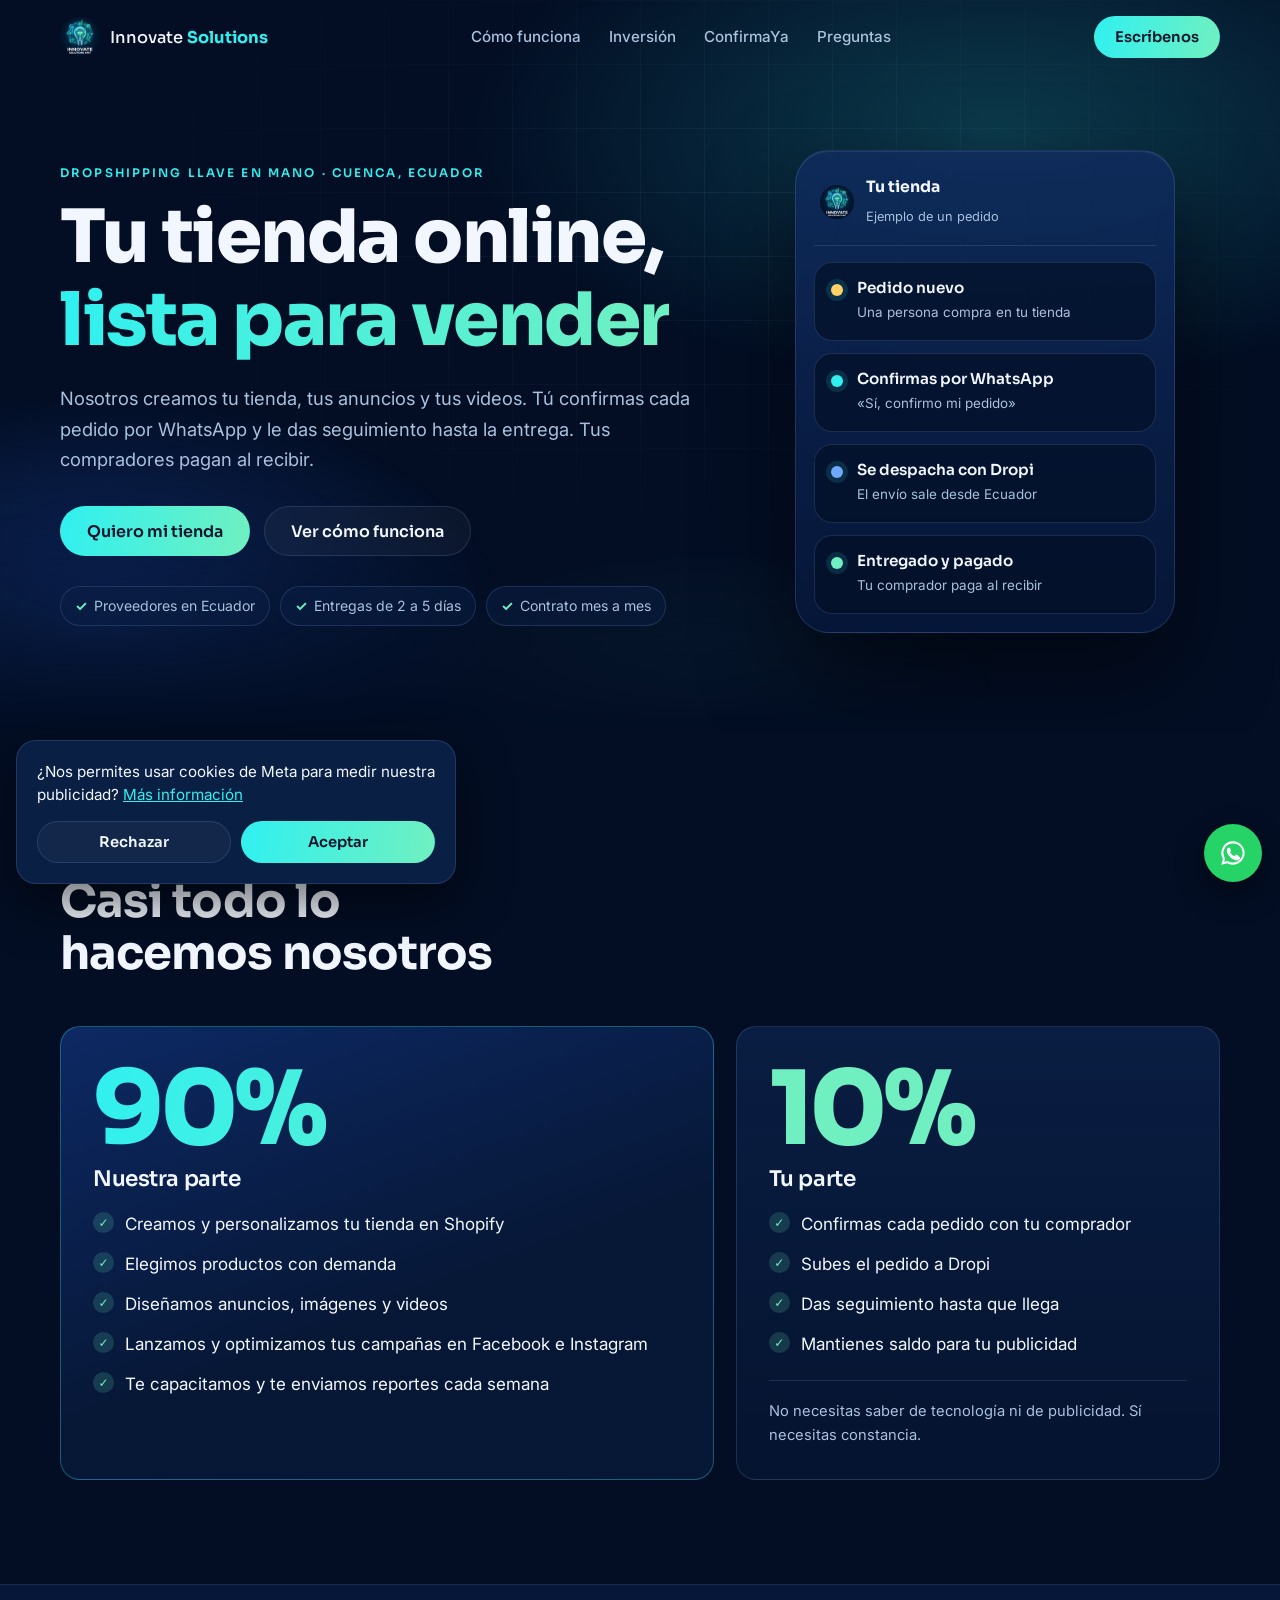
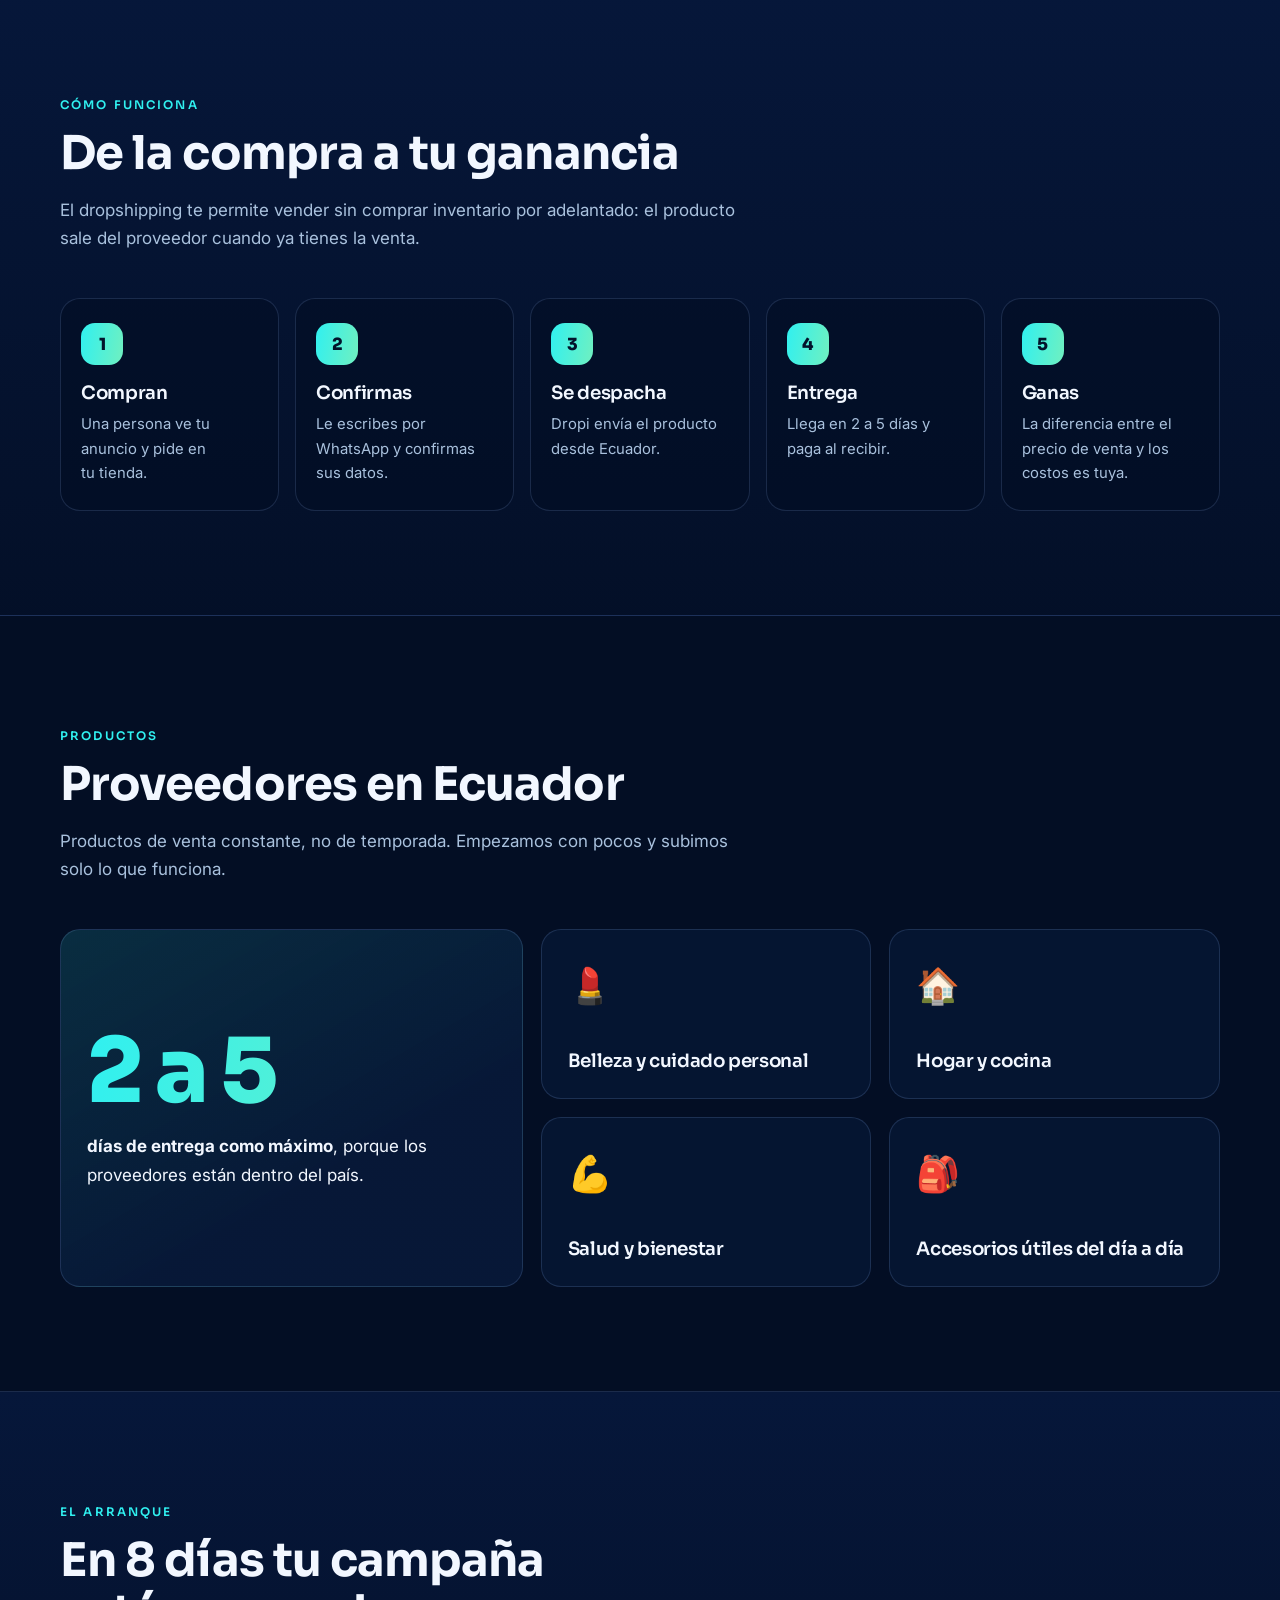
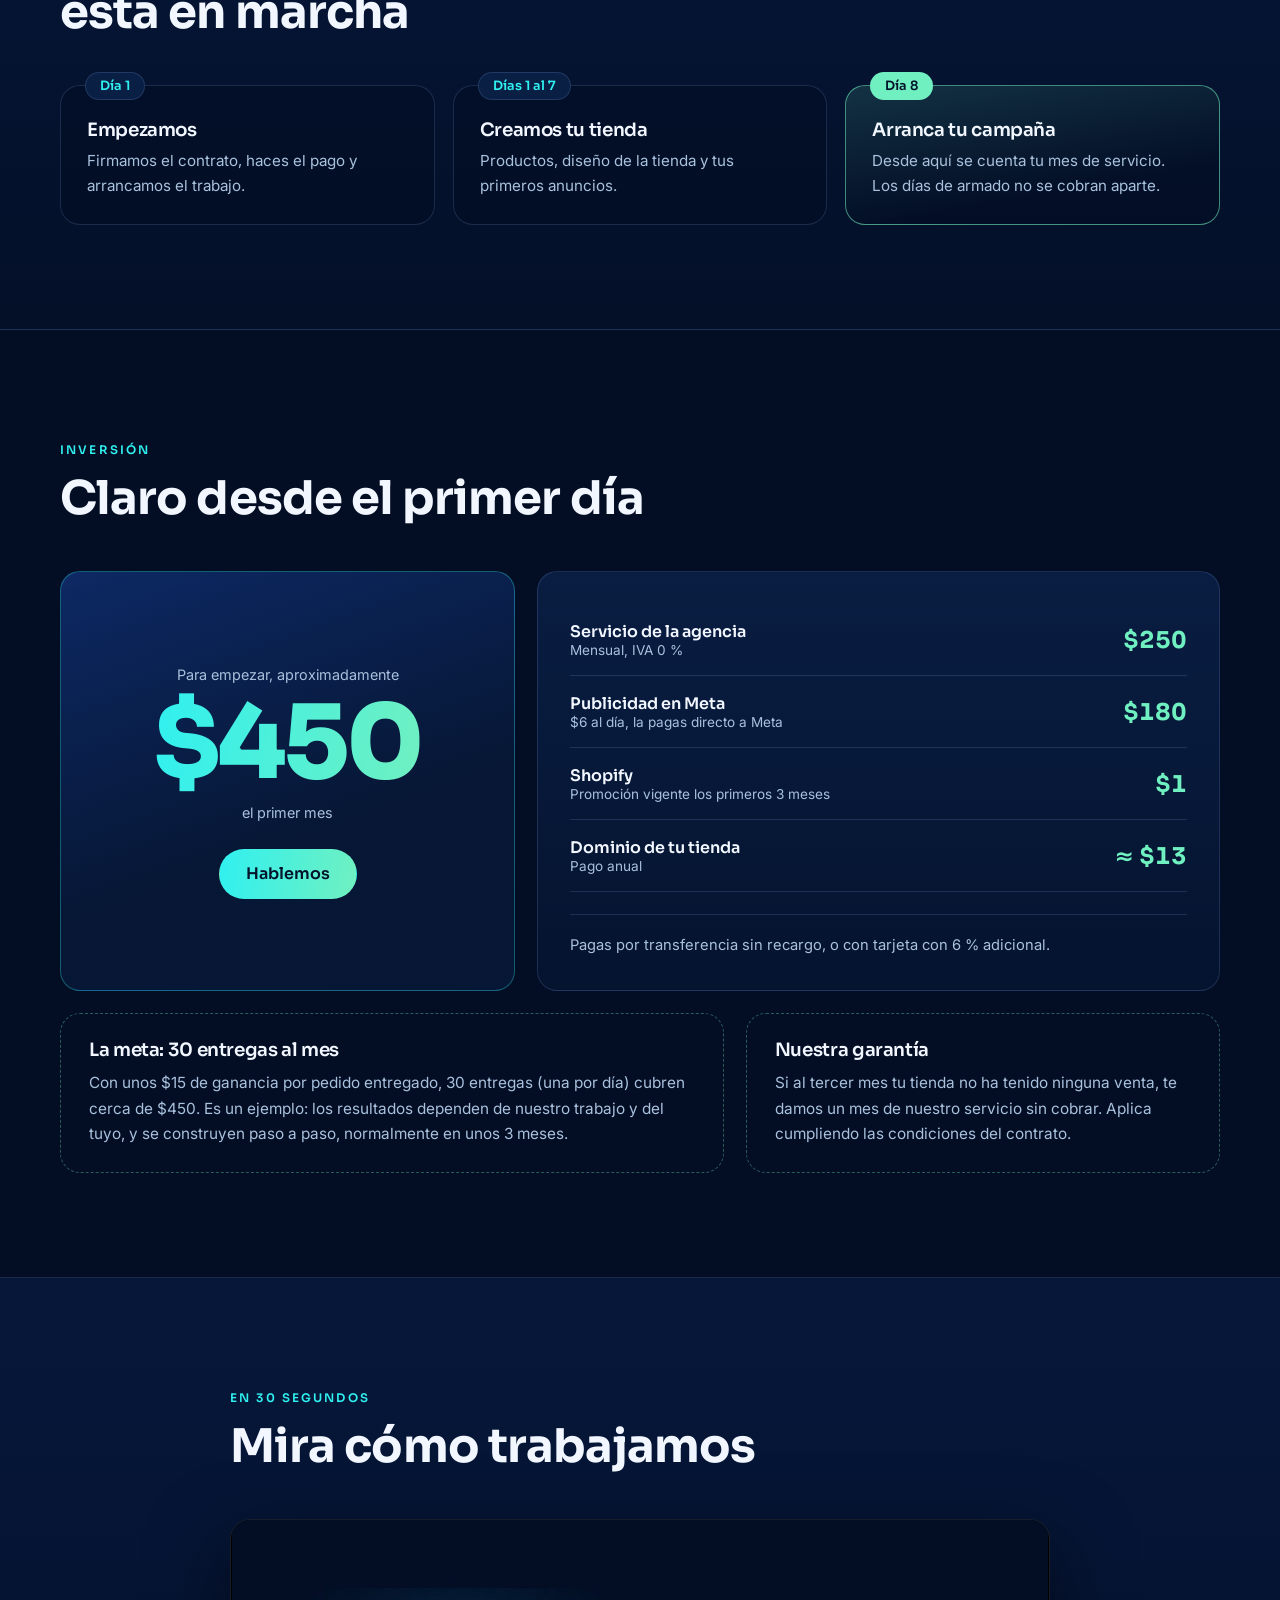
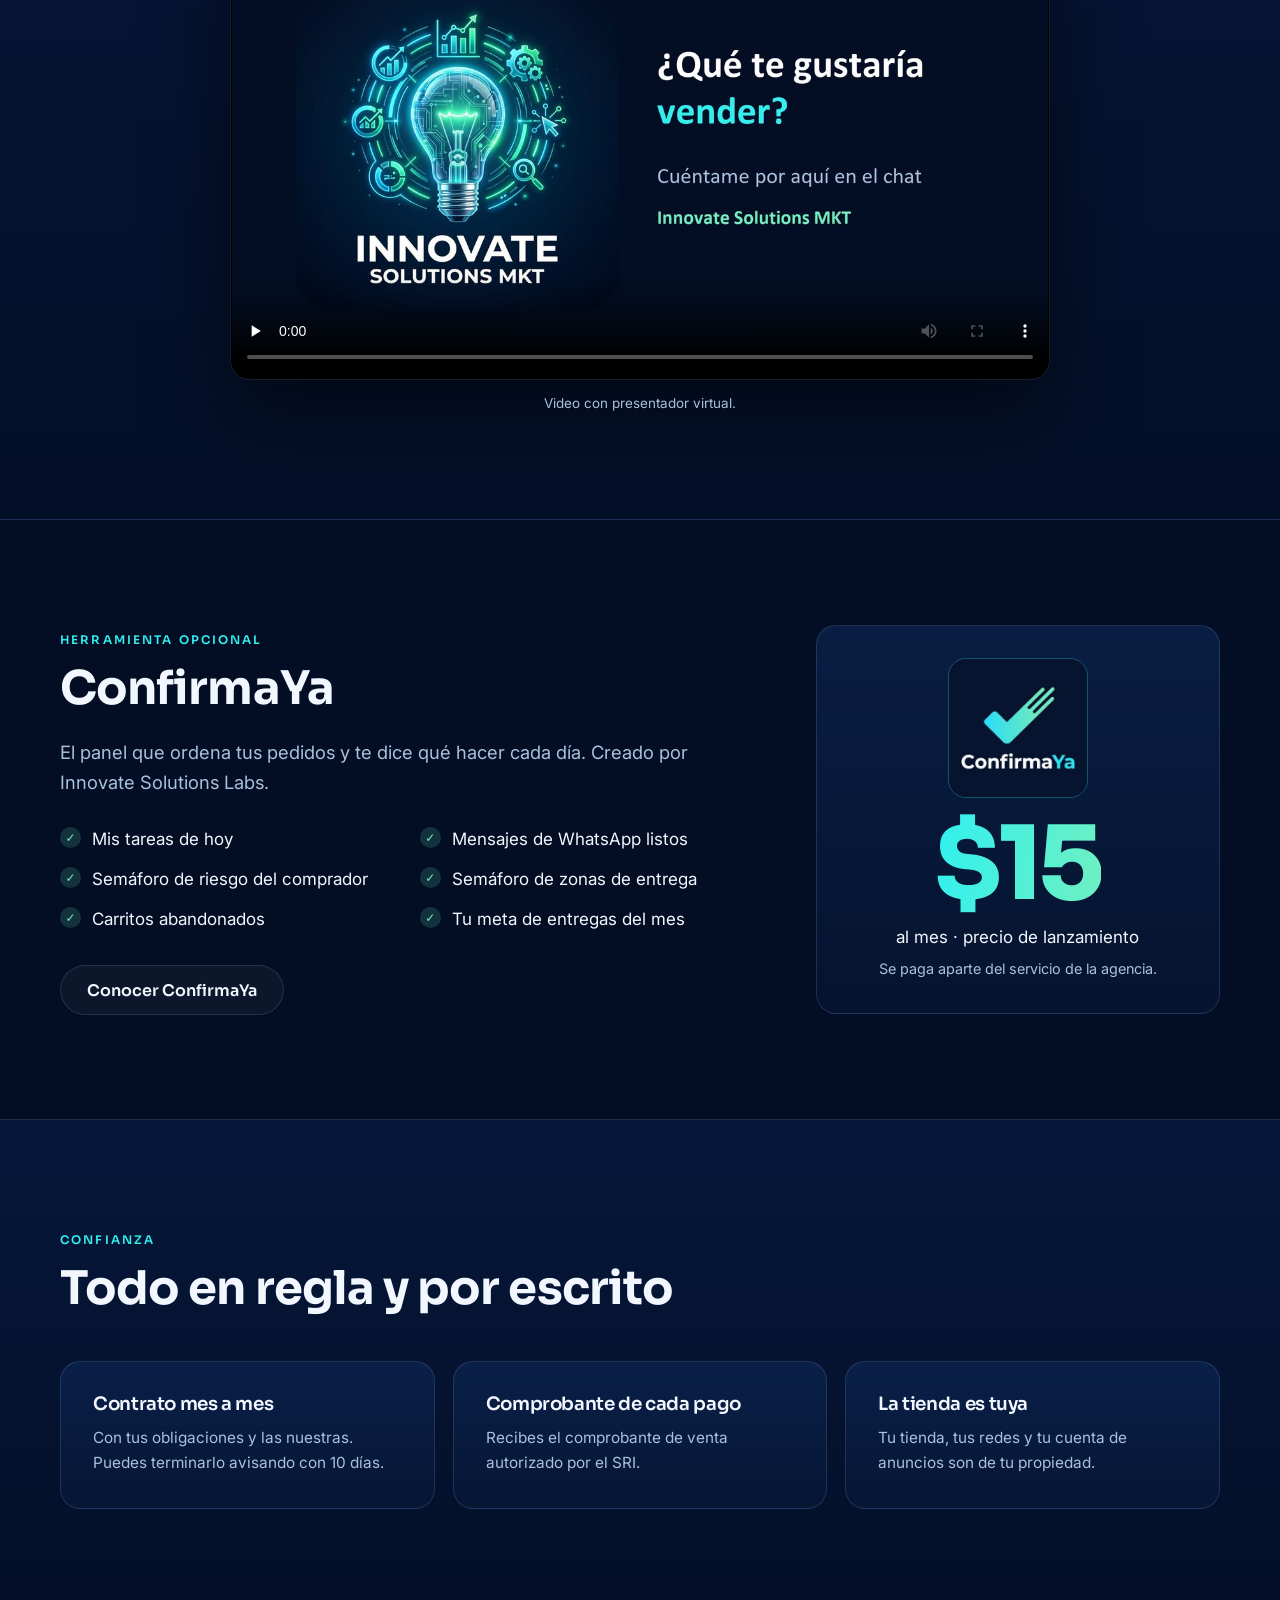
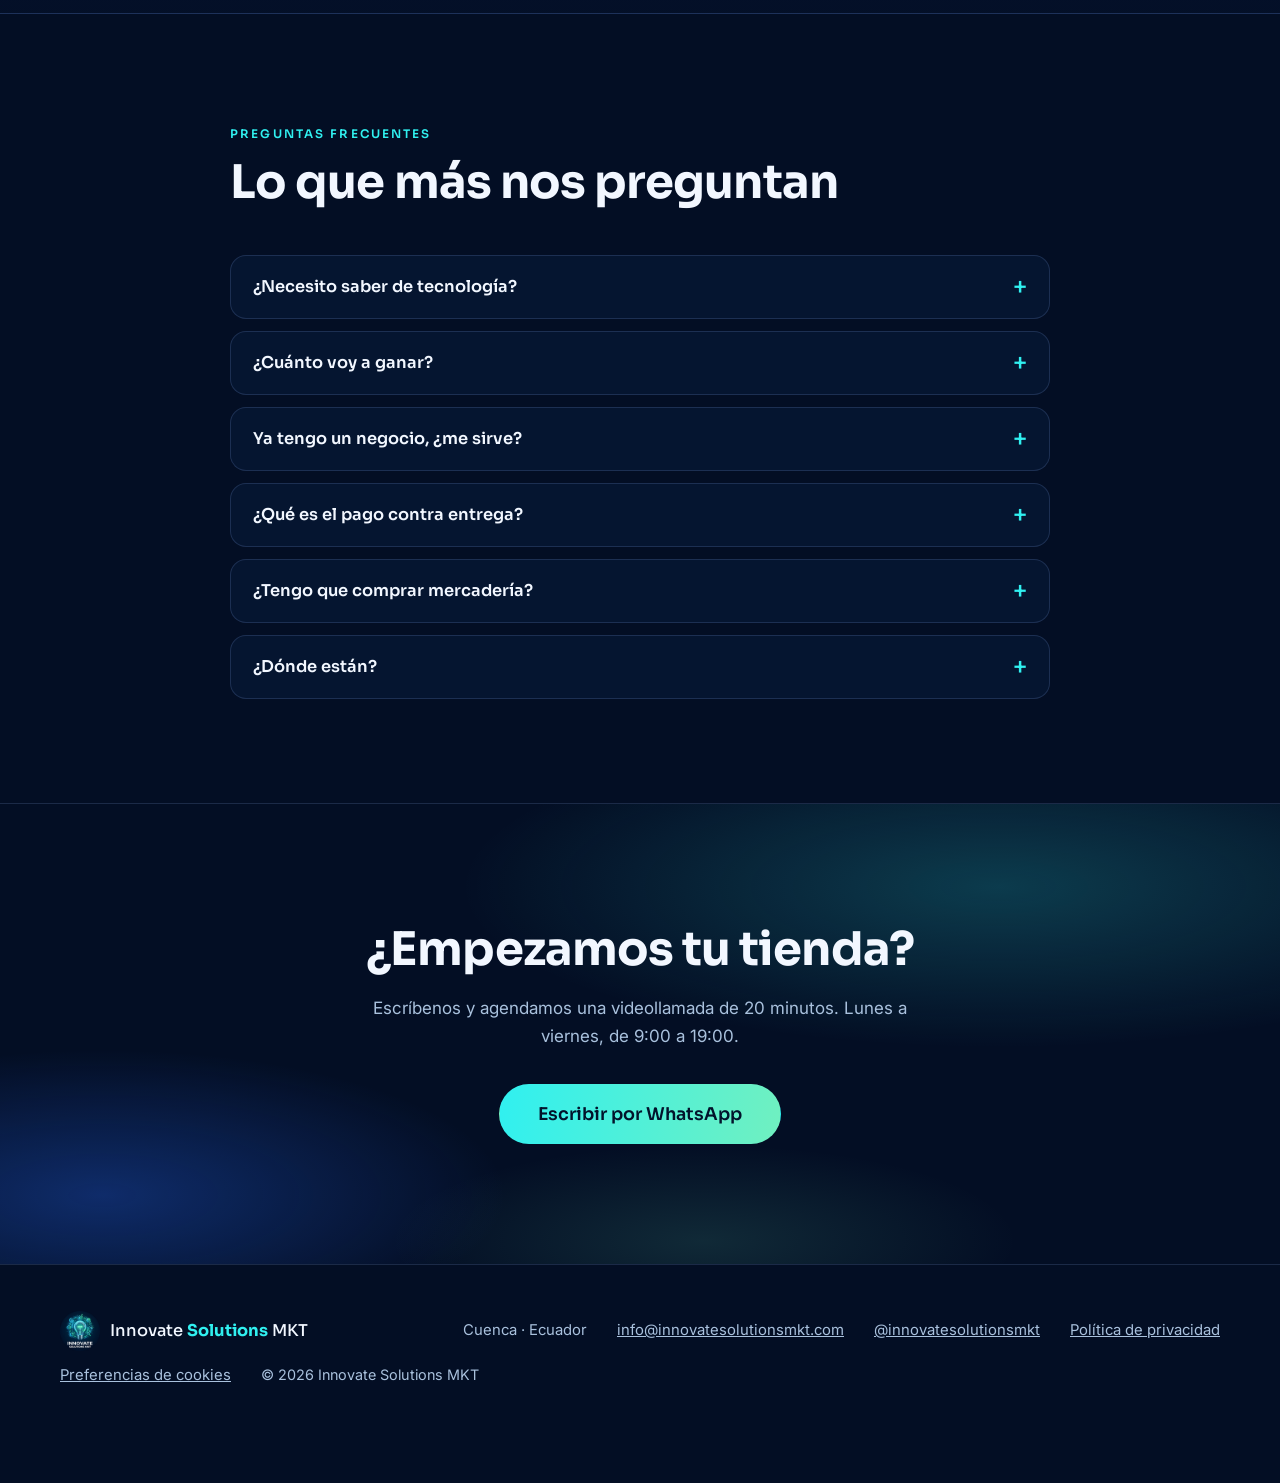
<file: index.html>
<!doctype html>
<html lang="es-EC">
<head>
<meta charset="utf-8">
<meta name="viewport" content="width=device-width, initial-scale=1">
<title>Innovate Solutions MKT · Tu tienda online de dropshipping en Ecuador</title>
<meta name="description" content="Creamos tu tienda online de dropshipping en Ecuador: tienda, anuncios y videos. Tú confirmas los pedidos y los entregas con Dropi. Pago contra entrega.">
<link rel="canonical" href="https://innovatesolutionsmkt.com/">
<meta property="og:type" content="website">
<meta property="og:title" content="Tu tienda online, lista para vender">
<meta property="og:description" content="Dropshipping llave en mano en Ecuador. Nosotros hacemos la tienda y la publicidad; tú confirmas y entregas.">
<meta property="og:image" content="https://innovatesolutionsmkt.com/assets/compartir.jpg">
<meta property="og:url" content="https://innovatesolutionsmkt.com/">
<meta property="og:locale" content="es_EC">
<meta name="theme-color" content="#030E24">
<link rel="icon" href="assets/logo-96.png">
<link rel="apple-touch-icon" href="assets/icon-180.png">
<link rel="preconnect" href="https://fonts.googleapis.com">
<link rel="preconnect" href="https://fonts.gstatic.com" crossorigin>
<link href="https://fonts.googleapis.com/css2?family=Inter:wght@400;500;600&family=Sora:wght@500;600;700;800&display=swap" rel="stylesheet">
<link rel="stylesheet" href="estilos.css?v=2">
</head>
<body>
<a class="skip" href="#contenido">Saltar al contenido</a>

<header class="top" id="top">
  <div class="wrap top-in">
    <a class="brand" href="#inicio"><img src="assets/logo-96.png" alt="" width="40" height="40"><span>Innovate <b>Solutions</b></span></a>
    <nav aria-label="Principal">
      <a href="#como">Cómo funciona</a>
      <a href="#inversion">Inversión</a>
      <a href="#confirmaya">ConfirmaYa</a>
      <a href="#preguntas">Preguntas</a>
    </nav>
    <a class="btn btn-small" data-wa target="_blank" rel="noopener" href="#">Escríbenos</a>
  </div>
</header>

<main id="contenido">

<section class="hero" id="inicio">
  <div class="aurora" aria-hidden="true"></div>
  <div class="wrap hero-in">
    <div class="hero-copy enter">
      <p class="eyebrow">Dropshipping llave en mano · Cuenca, Ecuador</p>
      <h1>Tu tienda online,<br><span class="grad">lista para vender</span></h1>
      <p class="lead">Nosotros creamos tu tienda, tus anuncios y tus videos. Tú confirmas cada pedido por WhatsApp y le das seguimiento hasta la entrega. Tus compradores pagan al recibir.</p>
      <div class="cta">
        <a class="btn" data-wa target="_blank" rel="noopener" href="#">Quiero mi tienda</a>
        <a class="btn btn-ghost" href="#como">Ver cómo funciona</a>
      </div>
      <ul class="chips">
        <li>Proveedores en Ecuador</li>
        <li>Entregas de 2 a 5 días</li>
        <li>Contrato mes a mes</li>
      </ul>
    </div>

    <div class="phone" aria-label="Ejemplo de cómo avanza un pedido">
      <div class="phone-top"><img src="assets/logo-96.png" alt="" width="34" height="34"><div><strong>Tu tienda</strong><span>Ejemplo de un pedido</span></div></div>
      <ol class="flow">
        <li style="--d:150ms"><i class="dot c1"></i><div><strong>Pedido nuevo</strong><span>Una persona compra en tu tienda</span></div></li>
        <li style="--d:230ms"><i class="dot c2"></i><div><strong>Confirmas por WhatsApp</strong><span>«Sí, confirmo mi pedido»</span></div></li>
        <li style="--d:290ms"><i class="dot c3"></i><div><strong>Se despacha con Dropi</strong><span>El envío sale desde Ecuador</span></div></li>
        <li style="--d:370ms"><i class="dot c4"></i><div><strong>Entregado y pagado</strong><span>Tu comprador paga al recibir</span></div></li>
      </ol>
    </div>
  </div>
</section>

<section class="sec" id="modelo">
  <div class="wrap">
    <header class="head" data-reveal><p class="eyebrow">El modelo 90 / 10</p><h2>Casi todo lo hacemos nosotros</h2></header>
    <div class="split">
      <article class="panel panel-main" data-reveal>
        <p class="num grad">90%</p><h3>Nuestra parte</h3>
        <ul class="ticks">
          <li>Creamos y personalizamos tu tienda en Shopify</li>
          <li>Elegimos productos con demanda</li>
          <li>Diseñamos anuncios, imágenes y videos</li>
          <li>Lanzamos y optimizamos tus campañas en Facebook e Instagram</li>
          <li>Te capacitamos y te enviamos reportes cada semana</li>
        </ul>
      </article>
      <article class="panel" data-reveal style="--d:70ms">
        <p class="num mint">10%</p><h3>Tu parte</h3>
        <ul class="ticks">
          <li>Confirmas cada pedido con tu comprador</li>
          <li>Subes el pedido a Dropi</li>
          <li>Das seguimiento hasta que llega</li>
          <li>Mantienes saldo para tu publicidad</li>
        </ul>
        <p class="note">No necesitas saber de tecnología ni de publicidad. Sí necesitas constancia.</p>
      </article>
    </div>
  </div>
</section>

<section class="sec sec-alt" id="como">
  <div class="wrap">
    <header class="head" data-reveal><p class="eyebrow">Cómo funciona</p><h2>De la compra a tu ganancia</h2><p>El dropshipping te permite vender sin comprar inventario por adelantado: el producto sale del proveedor cuando ya tienes la venta.</p></header>
    <ol class="steps">
      <li data-reveal><b>1</b><h3>Compran</h3><p>Una persona ve tu anuncio y pide en tu tienda.</p></li>
      <li data-reveal style="--d:50ms"><b>2</b><h3>Confirmas</h3><p>Le escribes por WhatsApp y confirmas sus datos.</p></li>
      <li data-reveal style="--d:90ms"><b>3</b><h3>Se despacha</h3><p>Dropi envía el producto desde Ecuador.</p></li>
      <li data-reveal style="--d:150ms"><b>4</b><h3>Entrega</h3><p>Llega en 2 a 5 días y paga al recibir.</p></li>
      <li data-reveal style="--d:190ms"><b>5</b><h3>Ganas</h3><p>La diferencia entre el precio de venta y los costos es tuya.</p></li>
    </ol>
  </div>
</section>

<section class="sec" id="productos">
  <div class="wrap">
    <header class="head" data-reveal><p class="eyebrow">Productos</p><h2>Proveedores en Ecuador</h2><p>Productos de venta constante, no de temporada. Empezamos con pocos y subimos solo lo que funciona.</p></header>
    <div class="bento">
      <article class="tile tile-big" data-reveal><p class="huge grad">2 a 5</p><p><strong>días de entrega como máximo</strong>, porque los proveedores están dentro del país.</p></article>
      <article class="tile" data-reveal style="--d:40ms"><span aria-hidden="true">💄</span><h3>Belleza y cuidado personal</h3></article>
      <article class="tile" data-reveal style="--d:90ms"><span aria-hidden="true">🏠</span><h3>Hogar y cocina</h3></article>
      <article class="tile" data-reveal style="--d:120ms"><span aria-hidden="true">💪</span><h3>Salud y bienestar</h3></article>
      <article class="tile" data-reveal style="--d:170ms"><span aria-hidden="true">🎒</span><h3>Accesorios útiles del día a día</h3></article>
    </div>
  </div>
</section>

<section class="sec sec-alt" id="arranque">
  <div class="wrap">
    <header class="head" data-reveal><p class="eyebrow">El arranque</p><h2>En 8 días tu campaña está en marcha</h2></header>
    <ol class="timeline">
      <li data-reveal><span class="when">Día 1</span><h3>Empezamos</h3><p>Firmamos el contrato, haces el pago y arrancamos el trabajo.</p></li>
      <li data-reveal style="--d:60ms"><span class="when">Días 1 al 7</span><h3>Creamos tu tienda</h3><p>Productos, diseño de la tienda y tus primeros anuncios.</p></li>
      <li data-reveal style="--d:130ms" class="is-go"><span class="when">Día 8</span><h3>Arranca tu campaña</h3><p>Desde aquí se cuenta tu mes de servicio. Los días de armado no se cobran aparte.</p></li>
    </ol>
  </div>
</section>

<section class="sec" id="inversion">
  <div class="wrap">
    <header class="head" data-reveal><p class="eyebrow">Inversión</p><h2>Claro desde el primer día</h2></header>
    <div class="money">
      <div class="panel panel-main total" data-reveal>
        <p class="small">Para empezar, aproximadamente</p>
        <p class="num grad">$450</p>
        <p class="small">el primer mes</p>
        <a class="btn" data-wa target="_blank" rel="noopener" href="#">Hablemos</a>
      </div>
      <div class="panel" data-reveal style="--d:70ms">
        <table>
          <caption class="sr">Desglose de la inversión del primer mes</caption>
          <tbody>
            <tr><th scope="row">Servicio de la agencia<span>Mensual, IVA 0 %</span></th><td>$250</td></tr>
            <tr><th scope="row">Publicidad en Meta<span>$6 al día, la pagas directo a Meta</span></th><td>$180</td></tr>
            <tr><th scope="row">Shopify<span>Promoción vigente los primeros 3 meses</span></th><td>$1</td></tr>
            <tr><th scope="row">Dominio de tu tienda<span>Pago anual</span></th><td>≈ $13</td></tr>
          </tbody>
        </table>
        <p class="note">Pagas por transferencia sin recargo, o con tarjeta con 6 % adicional.</p>
      </div>
    </div>
    <div class="goal" data-reveal>
      <div><h3>La meta: 30 entregas al mes</h3><p>Con unos $15 de ganancia por pedido entregado, 30 entregas (una por día) cubren cerca de $450. Es un ejemplo: los resultados dependen de nuestro trabajo y del tuyo, y se construyen paso a paso, normalmente en unos 3 meses.</p></div>
      <div><h3>Nuestra garantía</h3><p>Si al tercer mes tu tienda no ha tenido ninguna venta, te damos un mes de nuestro servicio sin cobrar. Aplica cumpliendo las condiciones del contrato.</p></div>
    </div>
  </div>
</section>

<section class="sec sec-alt" id="video">
  <div class="wrap narrow">
    <header class="head" data-reveal><p class="eyebrow">En 30 segundos</p><h2>Mira cómo trabajamos</h2></header>
    <figure class="video" data-reveal>
      <video controls preload="none" playsinline poster="assets/video-poster.jpg"><source src="assets/video.mp4" type="video/mp4">Tu navegador no puede reproducir el video.</video>
      <figcaption>Video con presentador virtual.</figcaption>
    </figure>
  </div>
</section>

<section class="sec" id="confirmaya">
  <div class="wrap cy">
    <div data-reveal>
      <p class="eyebrow">Herramienta opcional</p>
      <h2>ConfirmaYa</h2>
      <p class="lead">El panel que ordena tus pedidos y te dice qué hacer cada día. Creado por Innovate Solutions Labs.</p>
      <ul class="ticks two">
        <li>Mis tareas de hoy</li>
        <li>Mensajes de WhatsApp listos</li>
        <li>Semáforo de riesgo del comprador</li>
        <li>Semáforo de zonas de entrega</li>
        <li>Carritos abandonados</li>
        <li>Tu meta de entregas del mes</li>
      </ul>
      <a class="btn btn-ghost" id="cy-link" href="https://confirmaya.innovatesolutionsmkt.com/">Conocer ConfirmaYa</a>
    </div>
    <div class="price panel" data-reveal style="--d:80ms">
      <img src="assets/confirmaya.webp" alt="Logo de ConfirmaYa" width="140" height="140" loading="lazy">
      <p class="num grad">$15</p><p>al mes · precio de lanzamiento</p><p class="small">Se paga aparte del servicio de la agencia.</p>
    </div>
  </div>
</section>

<section class="sec sec-alt" id="confianza">
  <div class="wrap">
    <header class="head" data-reveal><p class="eyebrow">Confianza</p><h2>Todo en regla y por escrito</h2></header>
    <div class="trio">
      <article class="panel" data-reveal><h3>Contrato mes a mes</h3><p>Con tus obligaciones y las nuestras. Puedes terminarlo avisando con 10 días.</p></article>
      <article class="panel" data-reveal style="--d:50ms"><h3>Comprobante de cada pago</h3><p>Recibes el comprobante de venta autorizado por el SRI.</p></article>
      <article class="panel" data-reveal style="--d:110ms"><h3>La tienda es tuya</h3><p>Tu tienda, tus redes y tu cuenta de anuncios son de tu propiedad.</p></article>
    </div>
  </div>
</section>

<section class="sec" id="preguntas">
  <div class="wrap narrow">
    <header class="head" data-reveal><p class="eyebrow">Preguntas frecuentes</p><h2>Lo que más nos preguntan</h2></header>
    <div class="faq" data-reveal>
      <details><summary>¿Necesito saber de tecnología?</summary><p>No. La agencia crea la tienda, los anuncios y los videos. Tu parte es atender los pedidos.</p></details>
      <details><summary>¿Cuánto voy a ganar?</summary><p>No se puede fijar una cifra de antemano. Es un negocio real que se construye paso a paso: depende de los productos, de la publicidad y de que ambas partes cumplan con su trabajo.</p></details>
      <details><summary>Ya tengo un negocio, ¿me sirve?</summary><p>Este es un negocio nuevo y aparte, para generar ingresos adicionales. Si además quieres vender tus propios productos por internet, también podemos ayudarte e incluso combinarlos.</p></details>
      <details><summary>¿Qué es el pago contra entrega?</summary><p>El comprador paga cuando recibe el producto. Por eso puede haber devoluciones, y confirmar cada pedido ayuda a reducirlas.</p></details>
      <details><summary>¿Tengo que comprar mercadería?</summary><p>No necesitas comprar inventario por adelantado. Los proveedores despachan cada pedido.</p></details>
      <details><summary>¿Dónde están?</summary><p>En Cuenca, Ecuador. Atendemos en línea, por videollamada y WhatsApp.</p></details>
    </div>
  </div>
</section>

<section class="final">
  <div class="aurora" aria-hidden="true"></div>
  <div class="wrap" data-reveal>
    <h2>¿Empezamos tu tienda?</h2>
    <p>Escríbenos y agendamos una videollamada de 20 minutos. Lunes a viernes, de 9:00 a 19:00.</p>
    <a class="btn btn-big" data-wa target="_blank" rel="noopener" href="#">Escribir por WhatsApp</a>
  </div>
</section>
</main>

<footer class="foot">
  <div class="wrap foot-in">
    <div class="brand"><img src="assets/logo-96.png" alt="" width="40" height="40" loading="lazy"><span>Innovate <b>Solutions</b> MKT</span></div>
    <p>Cuenca · Ecuador</p>
    <p><a href="mailto:info@innovatesolutionsmkt.com">info@innovatesolutionsmkt.com</a></p>
    <p><a href="https://www.instagram.com/innovatesolutionsmkt" target="_blank" rel="noopener">@innovatesolutionsmkt</a></p>
    <p><a href="privacidad.html">Política de privacidad</a></p>
    <p><button type="button" class="linklike" data-cookies>Preferencias de cookies</button></p>
    <p class="small">© <span id="anio">2026</span> Innovate Solutions MKT</p>
  </div>
</footer>

<a class="float" data-wa target="_blank" rel="noopener" href="#" aria-label="Escribir por WhatsApp">
  <svg viewBox="0 0 24 24" width="28" height="28" aria-hidden="true"><path fill="currentColor" d="M12 2a10 10 0 0 0-8.6 15.1L2 22l5-1.3A10 10 0 1 0 12 2Zm0 18.2c-1.5 0-3-.4-4.2-1.2l-.3-.2-3 .8.8-2.9-.2-.3A8.2 8.2 0 1 1 12 20.2Zm4.5-6.1c-.2-.1-1.5-.7-1.7-.8-.2-.1-.4-.1-.6.1l-.8 1c-.1.2-.3.2-.5.1a6.7 6.7 0 0 1-3.3-2.9c-.3-.4.2-.4.7-1.3.1-.2 0-.3 0-.5l-.8-1.9c-.2-.5-.4-.4-.6-.4h-.5c-.2 0-.5.1-.7.3-.3.3-1 1-1 2.4s1 2.8 1.1 3c.2.2 2 3.1 4.9 4.3 1.8.8 2.5.8 3.4.7.5-.1 1.5-.6 1.8-1.2.2-.6.2-1.1.1-1.2-.1-.1-.3-.2-.5-.3Z"/></svg>
</a>

<script src="sitio.js"></script>
<script src="medicion.js?v=1"></script>
</body>
</html>
</file>
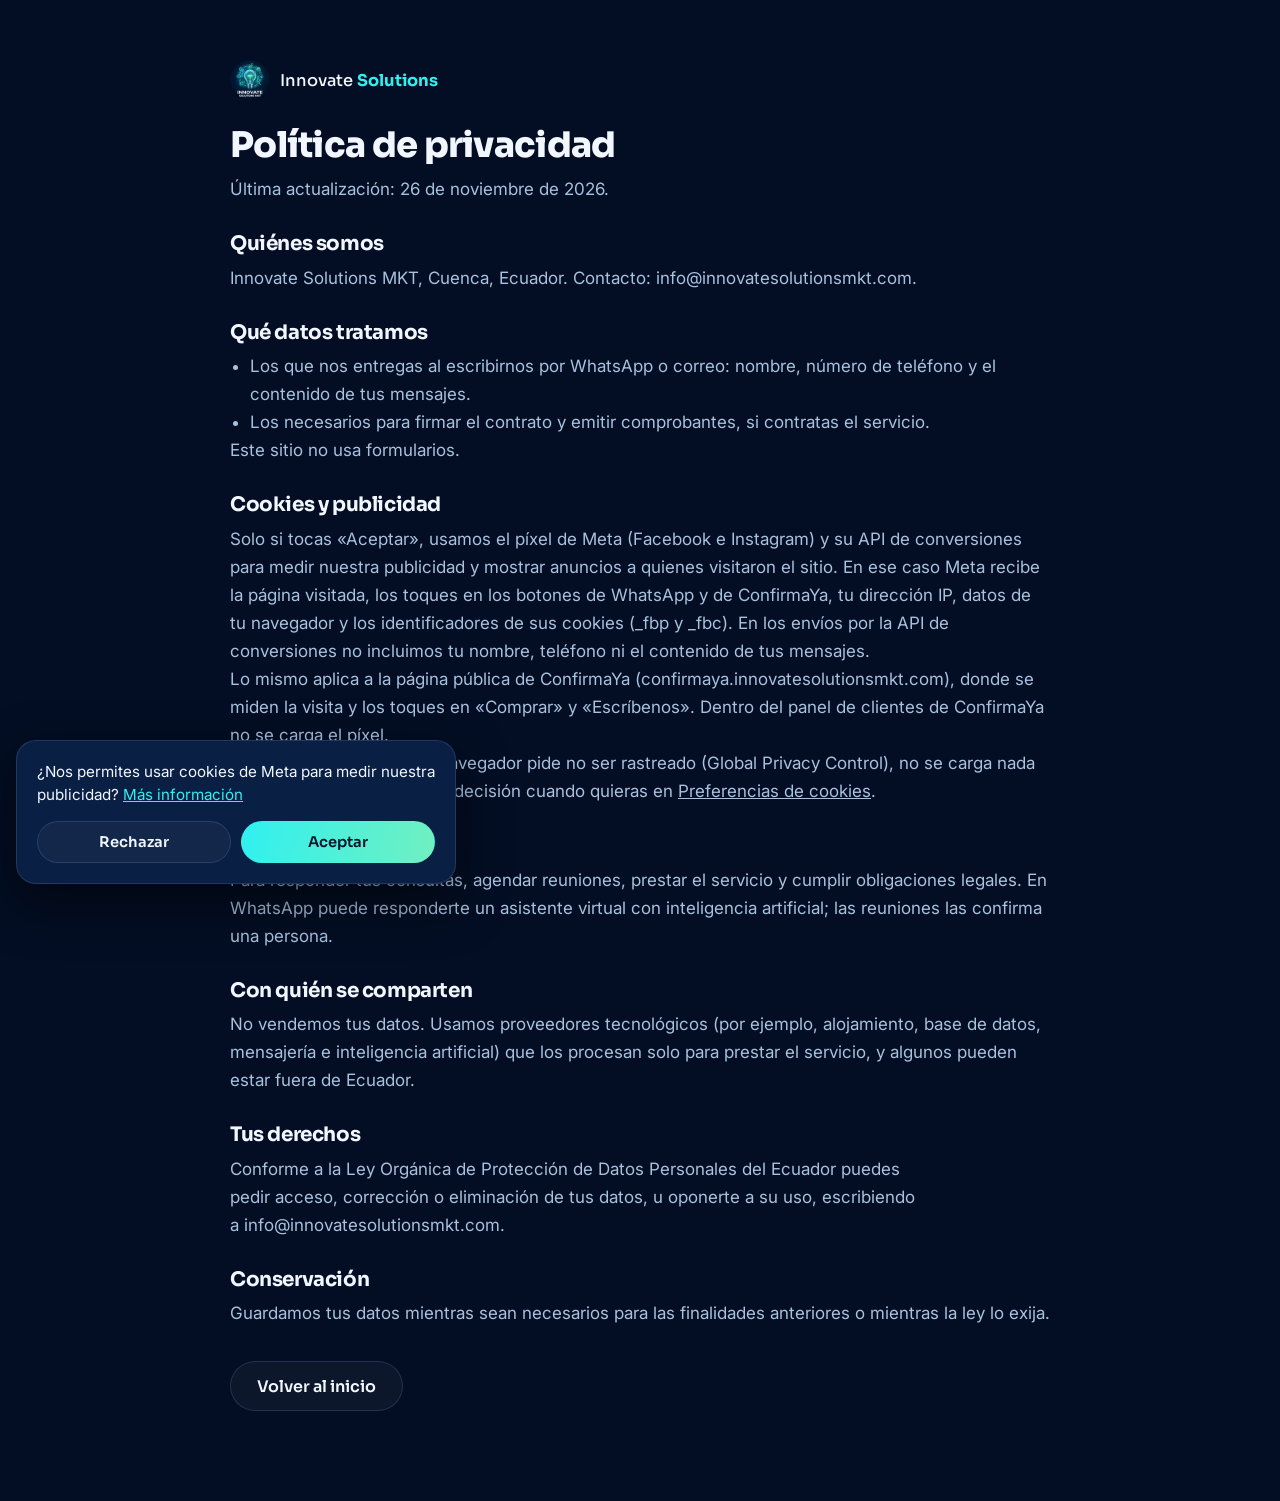
<file: privacidad.html>
<!doctype html>
<html lang="es-EC">
<head>
<meta charset="utf-8">
<meta name="viewport" content="width=device-width, initial-scale=1">
<title>Política de privacidad · Innovate Solutions MKT</title>
<meta name="theme-color" content="#030E24">
<link rel="icon" href="assets/logo-96.png">
<link href="https://fonts.googleapis.com/css2?family=Inter:wght@400;500;600&family=Sora:wght@600;700&display=swap" rel="stylesheet">
<link rel="stylesheet" href="estilos.css?v=2">
<style>.legal{padding:60px 0 90px}.legal h1{font-size:2.2rem;margin:26px 0 10px}.legal h2{font-size:1.25rem;margin:30px 0 8px}.legal p,.legal li{color:var(--soft)}.legal ul{padding-left:20px}</style>
</head>
<body>
<main class="wrap narrow legal">
  <a class="brand" href="./"><img src="assets/logo-96.png" alt="" width="40" height="40"><span>Innovate <b>Solutions</b></span></a>
  <h1>Política de privacidad</h1>
  <p>Última actualización: 26 de noviembre de 2026.</p>
  <h2>Quiénes somos</h2>
  <p>Innovate Solutions MKT, Cuenca, Ecuador. Contacto: info@innovatesolutionsmkt.com.</p>
  <h2>Qué datos tratamos</h2>
  <ul><li>Los que nos entregas al escribirnos por WhatsApp o correo: nombre, número de teléfono y el contenido de tus mensajes.</li><li>Los necesarios para firmar el contrato y emitir comprobantes, si contratas el servicio.</li></ul>
  <p>Este sitio no usa formularios.</p>
  <h2>Cookies y publicidad</h2>
  <p>Solo si tocas «Aceptar», usamos el píxel de Meta (Facebook e Instagram) y su API de conversiones para medir nuestra publicidad y mostrar anuncios a quienes visitaron el sitio. En ese caso Meta recibe la página visitada, los toques en los botones de WhatsApp y de ConfirmaYa, tu dirección IP, datos de tu navegador y los identificadores de sus cookies (_fbp y _fbc). En los envíos por la API de conversiones no incluimos tu nombre, teléfono ni el contenido de tus mensajes.</p>
  <p>Lo mismo aplica a la página pública de ConfirmaYa (confirmaya.innovatesolutionsmkt.com), donde se miden la visita y los toques en «Comprar» y «Escríbenos». Dentro del panel de clientes de ConfirmaYa no se carga el píxel.</p>
  <p>Si tocas «Rechazar», o tu navegador pide no ser rastreado (Global Privacy Control), no se carga nada de esto. Puedes cambiar tu decisión cuando quieras en <button type="button" class="linklike" data-cookies>Preferencias de cookies</button>.</p>
  <h2>Para qué los usamos</h2>
  <p>Para responder tus consultas, agendar reuniones, prestar el servicio y cumplir obligaciones legales. En WhatsApp puede responderte un asistente virtual con inteligencia artificial; las reuniones las confirma una persona.</p>
  <h2>Con quién se comparten</h2>
  <p>No vendemos tus datos. Usamos proveedores tecnológicos (por ejemplo, alojamiento, base de datos, mensajería e inteligencia artificial) que los procesan solo para prestar el servicio, y algunos pueden estar fuera de Ecuador.</p>
  <h2>Tus derechos</h2>
  <p>Conforme a la Ley Orgánica de Protección de Datos Personales del Ecuador puedes pedir acceso, corrección o eliminación de tus datos, u oponerte a su uso, escribiendo a info@innovatesolutionsmkt.com.</p>
  <h2>Conservación</h2>
  <p>Guardamos tus datos mientras sean necesarios para las finalidades anteriores o mientras la ley lo exija.</p>
  <p style="margin-top:34px"><a class="btn btn-ghost" href="./">Volver al inicio</a></p>
</main>
<script src="medicion.js?v=1"></script>
</body>
</html>
</file>
<file: estilos.css>
:root{
  --bg:#030e24; --bg-2:#06173a; --card:#0a1f44; --line:rgba(148,187,255,.16);
  --ink:#f2f7ff; --soft:#a9c1dd; --cyan:#30f0f0; --mint:#70f0c0; --blue:#2563eb;
  --grad:linear-gradient(100deg,var(--cyan),var(--mint));
  --ease-out:cubic-bezier(.23,1,.32,1);
  --radius:20px;
  --head:'Sora',system-ui,sans-serif; --body:'Inter',system-ui,-apple-system,'Segoe UI',sans-serif;
}
*{box-sizing:border-box;margin:0;padding:0}
html{scroll-behavior:smooth;scroll-padding-top:84px}
body{background:var(--bg);color:var(--ink);font:400 17px/1.65 var(--body);-webkit-font-smoothing:antialiased;overflow-x:hidden}
img,video{max-width:100%;display:block}
a{color:inherit}
h1,h2,h3{font-family:var(--head);line-height:1.12;letter-spacing:-.02em;text-wrap:balance}
h1{font-size:clamp(2.5rem,6.4vw,4.6rem);font-weight:800}
h2{font-size:clamp(1.9rem,4vw,2.9rem);font-weight:700}
h3{font-size:1.15rem;font-weight:600}
p{text-wrap:pretty}
.wrap{width:min(1160px,100% - 40px);margin-inline:auto}
.narrow{width:min(820px,100% - 40px)}
.grad{background:var(--grad);-webkit-background-clip:text;background-clip:text;color:transparent}
.mint{color:var(--mint)}
.small{font-size:.9rem;color:var(--soft)}
.sr{position:absolute;width:1px;height:1px;overflow:hidden;clip:rect(0 0 0 0)}
.skip{position:absolute;left:16px;top:-60px;background:var(--cyan);color:var(--bg);padding:10px 16px;border-radius:10px;z-index:50}
.skip:focus{top:12px}
:focus-visible{outline:3px solid var(--cyan);outline-offset:3px;border-radius:8px}

/* botones */
.btn{display:inline-flex;align-items:center;justify-content:center;gap:8px;min-height:50px;padding:0 26px;border-radius:999px;background:var(--grad);color:#02132b;font:600 1rem var(--head);text-decoration:none;border:1px solid transparent;transition:transform 160ms var(--ease-out),box-shadow 200ms ease}
.btn:active{transform:scale(.97)}
.btn-ghost{background:rgba(255,255,255,.04);color:var(--ink);border-color:var(--line)}
.btn-small{min-height:42px;padding:0 20px;font-size:.92rem}
.btn-big{min-height:60px;padding:0 38px;font-size:1.1rem}
@media (hover:hover) and (pointer:fine){
  .btn:hover{box-shadow:0 10px 34px rgba(48,240,240,.28)}
  .btn-ghost:hover{box-shadow:none;background:rgba(255,255,255,.09)}
}

/* barra superior */
.top{position:fixed;inset:0 0 auto;z-index:20;border-bottom:1px solid transparent;transition:background-color 200ms ease,border-color 200ms ease}
.top.scrolled{background:rgba(3,14,36,.82);backdrop-filter:blur(14px);-webkit-backdrop-filter:blur(14px);border-color:var(--line)}
.top-in{display:flex;align-items:center;justify-content:space-between;gap:20px;height:74px}
.brand{display:flex;align-items:center;gap:10px;font:500 1.02rem var(--head);text-decoration:none}
.brand b{font-weight:700;color:var(--cyan)}
.top nav{display:flex;gap:28px}
.top nav a{text-decoration:none;color:var(--soft);font-size:.95rem;font-weight:500;transition:color 150ms ease}
.top nav a:hover{color:var(--ink)}
@media (max-width:860px){.top nav{display:none}}
@media (max-width:420px){.brand span{font-size:.9rem}.top .btn-small{padding:0 14px}}

/* portada */
.hero{position:relative;padding:150px 0 100px;overflow:hidden;isolation:isolate}
.aurora{position:absolute;inset:0;z-index:-1;pointer-events:none;
  background:radial-gradient(60% 50% at 78% 18%,rgba(48,240,240,.20),transparent 70%),
             radial-gradient(45% 45% at 8% 85%,rgba(37,99,235,.35),transparent 70%),
             radial-gradient(35% 30% at 55% 95%,rgba(112,240,192,.12),transparent 70%)}
.hero .aurora{-webkit-mask-image:linear-gradient(#000 65%,transparent);mask-image:linear-gradient(#000 65%,transparent)}
.hero::after{content:"";position:absolute;inset:0;z-index:-1;opacity:.5;
  background-image:linear-gradient(var(--line) 1px,transparent 1px),linear-gradient(90deg,var(--line) 1px,transparent 1px);
  background-size:64px 64px;-webkit-mask-image:radial-gradient(70% 60% at 60% 30%,#000,transparent 75%);mask-image:radial-gradient(70% 60% at 60% 30%,#000,transparent 75%)}
.hero-in{display:grid;grid-template-columns:1.15fr .85fr;gap:56px;align-items:center}
.eyebrow{display:inline-block;font:600 .74rem var(--head);letter-spacing:.18em;text-transform:uppercase;color:var(--cyan);margin-bottom:16px}
.lead{font-size:1.15rem;color:var(--soft);max-width:56ch;margin-top:22px}
.cta{display:flex;flex-wrap:wrap;gap:14px;margin-top:32px}
.chips{display:flex;flex-wrap:wrap;gap:10px;list-style:none;margin-top:30px}
.chips li{font-size:.88rem;color:var(--soft);border:1px solid var(--line);border-radius:999px;padding:7px 14px;background:rgba(10,31,68,.5)}
.chips li::before{content:"✓";color:var(--mint);font-weight:700;margin-right:7px}

.phone{justify-self:center;width:min(380px,100%);border-radius:34px;padding:18px;background:linear-gradient(180deg,rgba(15,43,92,.9),rgba(6,23,58,.9));border:1px solid var(--line);box-shadow:0 40px 90px rgba(0,0,0,.5),inset 0 1px 0 rgba(255,255,255,.08)}
.phone-top{display:flex;gap:12px;align-items:center;padding:6px 6px 16px;border-bottom:1px solid var(--line)}
.phone-top strong{display:block;font-family:var(--head);font-size:.98rem}
.phone-top span{font-size:.8rem;color:var(--soft)}
.flow{list-style:none;display:grid;gap:12px;padding-top:16px}
.flow li{display:flex;gap:14px;align-items:flex-start;background:rgba(3,14,36,.65);border:1px solid var(--line);border-radius:18px;padding:15px 16px}
.flow strong{display:block;font:600 .95rem var(--head)}
.flow span{font-size:.84rem;color:var(--soft)}
.dot{flex:none;width:12px;height:12px;border-radius:50%;margin-top:6px;box-shadow:0 0 0 5px rgba(48,240,240,.12)}
.c1{background:#ffd166}.c2{background:var(--cyan)}.c3{background:#6ea8ff}.c4{background:var(--mint)}

/* entrada de la portada: una sola vez */
.enter>*{animation:rise 600ms var(--ease-out) both}
.enter>*:nth-child(2){animation-delay:60ms}
.enter>*:nth-child(3){animation-delay:110ms}
.enter>*:nth-child(4){animation-delay:180ms}
.enter>*:nth-child(5){animation-delay:230ms}
.flow li{animation:rise 560ms var(--ease-out) both;animation-delay:var(--d)}
@keyframes rise{from{opacity:0;transform:translateY(14px)}to{opacity:1;transform:none}}

/* secciones */
.sec{padding:104px 0}
.sec-alt{background:linear-gradient(180deg,var(--bg-2),var(--bg) 120%);border-block:1px solid var(--line)}
.head{max-width:680px;margin-bottom:46px}
.head p:not(.eyebrow){color:var(--soft);margin-top:16px}
.panel{background:linear-gradient(180deg,rgba(15,43,92,.55),rgba(10,31,68,.35));border:1px solid var(--line);border-radius:var(--radius);padding:32px}
.panel-main{background:linear-gradient(160deg,rgba(37,99,235,.32),rgba(10,31,68,.55) 60%);border-color:rgba(48,240,240,.32)}
.num{font:800 clamp(4rem,9vw,6.4rem)/1 var(--head);letter-spacing:-.04em}
.split{display:grid;grid-template-columns:1.35fr 1fr;gap:22px}
.split h3{margin:6px 0 18px;font-size:1.35rem}
.ticks{list-style:none;display:grid;gap:12px}
.ticks li{position:relative;padding-left:32px}
.ticks li::before{content:"✓";position:absolute;left:0;top:2px;width:21px;height:21px;border-radius:50%;background:rgba(112,240,192,.16);color:var(--mint);font:700 .75rem/21px var(--head);text-align:center}
.ticks.two{grid-template-columns:1fr 1fr;margin:28px 0 32px}
.note{margin-top:22px;font-size:.92rem;color:var(--soft);border-top:1px solid var(--line);padding-top:18px}

.steps{list-style:none;display:grid;grid-template-columns:repeat(5,1fr);gap:16px}
.steps li{background:rgba(3,14,36,.55);border:1px solid var(--line);border-radius:var(--radius);padding:24px 20px}
.steps b{display:grid;place-items:center;width:42px;height:42px;border-radius:14px;background:var(--grad);color:#02132b;font:800 1.05rem var(--head);margin-bottom:18px}
.steps p{font-size:.93rem;color:var(--soft);margin-top:8px}

.bento{display:grid;grid-template-columns:1.4fr 1fr 1fr;grid-auto-rows:minmax(170px,auto);gap:18px}
.tile{border:1px solid var(--line);border-radius:var(--radius);padding:26px;background:rgba(10,31,68,.45);display:flex;flex-direction:column;justify-content:space-between;gap:16px}
.tile span{font-size:2.2rem}
.tile-big{grid-row:span 2;justify-content:center;background:linear-gradient(150deg,rgba(48,240,240,.14),rgba(10,31,68,.6) 65%)}
.huge{font:800 clamp(3.6rem,7vw,5.6rem)/1 var(--head);letter-spacing:-.04em}

.timeline{list-style:none;display:grid;grid-template-columns:repeat(3,1fr);gap:18px}
.timeline li{position:relative;padding:34px 26px 26px;border:1px solid var(--line);border-radius:var(--radius);background:rgba(3,14,36,.55)}
.timeline .when{position:absolute;top:-14px;left:24px;font:600 .8rem var(--head);background:var(--card);border:1px solid var(--line);border-radius:999px;padding:5px 14px;color:var(--cyan)}
.timeline p{color:var(--soft);margin-top:8px;font-size:.95rem}
.timeline .is-go{border-color:rgba(112,240,192,.55);background:linear-gradient(170deg,rgba(112,240,192,.14),rgba(3,14,36,.6) 70%)}
.timeline .is-go .when{background:var(--mint);color:#02132b;border-color:transparent}

.money{display:grid;grid-template-columns:.8fr 1.2fr;gap:22px}
.total{display:flex;flex-direction:column;align-items:center;justify-content:center;text-align:center;gap:6px}
.total .btn{margin-top:18px}
table{width:100%;border-collapse:collapse}
th,td{padding:17px 0;border-bottom:1px solid var(--line);text-align:left;vertical-align:middle}
th{font:600 1rem var(--head)}
th span{display:block;font:400 .85rem var(--body);color:var(--soft)}
td{text-align:right;font:700 1.45rem var(--head);color:var(--mint);white-space:nowrap;padding-left:16px;font-variant-numeric:tabular-nums}
.goal{display:grid;grid-template-columns:1.4fr 1fr;gap:22px;margin-top:22px}
.goal>div{border:1px dashed rgba(112,240,192,.35);border-radius:var(--radius);padding:26px 28px}
.goal p{color:var(--soft);margin-top:10px;font-size:.96rem}

.video{margin:0}
.video video{width:100%;height:auto;aspect-ratio:16/9;border-radius:var(--radius);border:1px solid var(--line);background:#000;box-shadow:0 30px 80px rgba(0,0,0,.5)}
.video figcaption{font-size:.84rem;color:var(--soft);margin-top:12px;text-align:center}

.cy{display:grid;grid-template-columns:1.4fr .8fr;gap:48px;align-items:center}
.cy h2{color:var(--ink)}
.price{text-align:center;display:flex;flex-direction:column;align-items:center;gap:6px}
.price img{border-radius:18px;border:1px solid rgba(48,240,240,.28);margin-bottom:10px}

.trio{display:grid;grid-template-columns:repeat(3,1fr);gap:18px}
.trio p{color:var(--soft);margin-top:10px;font-size:.96rem}

.faq{display:grid;gap:12px}
details{border:1px solid var(--line);border-radius:16px;background:rgba(10,31,68,.42)}
summary{cursor:pointer;list-style:none;display:flex;justify-content:space-between;align-items:center;gap:16px;padding:19px 22px;font:600 1.02rem var(--head)}
summary::-webkit-details-marker{display:none}
summary::after{content:"+";flex:none;font:500 1.5rem/1 var(--head);color:var(--cyan);transition:transform 200ms var(--ease-out)}
details[open] summary::after{transform:rotate(45deg)}
details p{padding:0 22px 20px;color:var(--soft)}

.final{position:relative;isolation:isolate;text-align:center;padding:120px 0;border-top:1px solid var(--line);overflow:hidden}
.final p{color:var(--soft);margin:18px auto 34px;max-width:52ch}

.foot{border-top:1px solid var(--line);padding:46px 0 96px}
.foot-in{display:flex;flex-wrap:wrap;gap:12px 30px;align-items:center;color:var(--soft);font-size:.93rem}
.foot .brand{color:var(--ink);margin-right:auto}
.foot a:hover{color:var(--cyan)}

.float{position:fixed;right:18px;bottom:18px;z-index:30;width:58px;height:58px;border-radius:50%;display:grid;place-items:center;background:#25d366;color:#fff;box-shadow:0 12px 30px rgba(0,0,0,.4);transition:transform 160ms var(--ease-out)}
.float:active{transform:scale(.95)}

/* aparición al desplazarse */
[data-reveal]{transition:opacity 500ms var(--ease-out),transform 500ms var(--ease-out);transition-delay:var(--d,0ms)}
[data-reveal].wait{opacity:0;transform:translateY(18px)}
[data-reveal].wait.in{opacity:1;transform:none}

@media (max-width:1000px){
  .steps{grid-template-columns:repeat(2,1fr)}
  .steps li:last-child{grid-column:1/-1}
  .bento{grid-template-columns:1fr 1fr}
  .tile-big{grid-column:1/-1;grid-row:auto}
}
@media (max-width:860px){
  .hero{padding:118px 0 70px}
  .hero-in,.split,.money,.goal,.cy,.timeline,.trio{grid-template-columns:1fr}
  .timeline{gap:30px}
  .sec{padding:74px 0}
  .panel{padding:26px 22px}
}
@media (max-width:520px){
  .steps,.bento,.ticks.two{grid-template-columns:1fr}
  .cta .btn{width:100%}
  .bento{grid-auto-rows:auto;gap:12px}
  .tile:not(.tile-big){flex-direction:row;align-items:center;justify-content:flex-start;padding:18px 20px}
  .tile span{font-size:1.8rem}
}
@media (prefers-reduced-motion:reduce){
  html{scroll-behavior:auto}
  .enter>*,.flow li{animation:fade 300ms ease both}
  [data-reveal].wait{transform:none}
  .btn,.float{transition:none}
  @keyframes fade{from{opacity:0}to{opacity:1}}
}

/* aviso de cookies */
.linklike{background:none;border:0;padding:0;font:inherit;color:inherit;text-decoration:underline;cursor:pointer}
.linklike:hover{color:var(--cyan)}
.cookies{position:fixed;left:16px;bottom:16px;z-index:40;width:min(440px,100% - 32px);padding:20px;border-radius:var(--radius);background:var(--card);border:1px solid var(--line);box-shadow:0 18px 50px rgba(0,0,0,.55);color:var(--ink);font-size:.95rem;line-height:1.5}
.cookies a{color:var(--cyan)}
.cookies div{display:flex;gap:10px;margin-top:14px}
.cookies .btn{flex:1;cursor:pointer}
@media (max-width:560px){body.con-aviso .float{display:none}}
</file>
